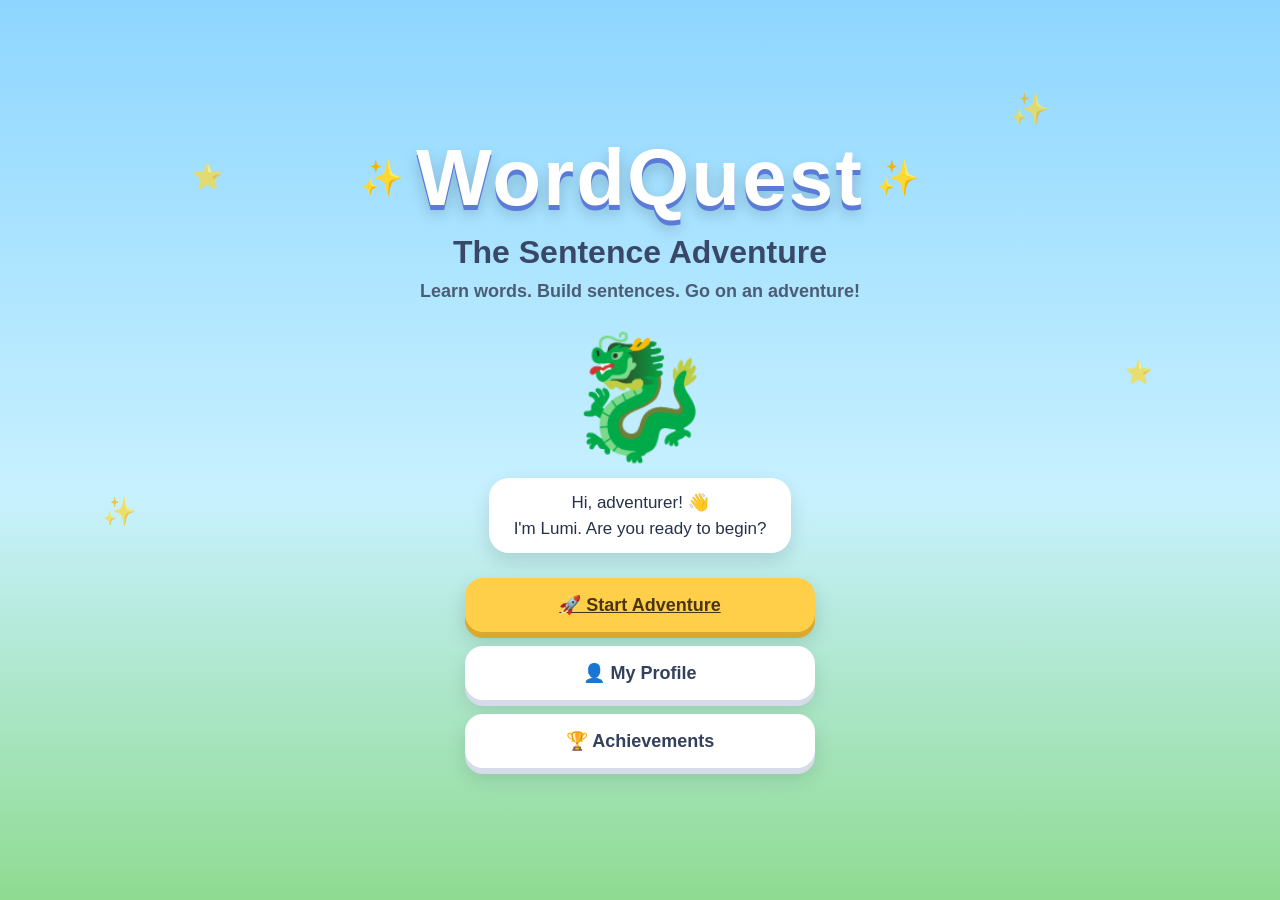
<file: index.html>
<!DOCTYPE html>
<html lang="en">

<head>
    <meta charset="UTF-8">
    <meta name="viewport" content="width=device-width, initial-scale=1.0">

    <title>WordQuest - The Sentence Adventure</title>

    <link rel="stylesheet" href="css/style.css">
</head>

<body>

    <!-- Animated Background -->
    <div class="background-elements" aria-hidden="true">

        <div class="cloud cloud-one">☁️</div>
        <div class="cloud cloud-two">☁️</div>
        <div class="cloud cloud-three">☁️</div>

        <div class="star star-one">⭐</div>
        <div class="star star-two">✨</div>
        <div class="star star-three">⭐</div>
        <div class="star star-four">✨</div>

    </div>


    <!-- Main WordQuest Landing Page -->
    <main class="home">

        <!-- Hero Section -->
        <section class="hero">

            <!-- Game Logo -->
            <div class="logo">

                <span>✨</span>

                <h1>WordQuest</h1>

                <span>✨</span>

            </div>


            <!-- Subtitle -->
            <h2>The Sentence Adventure</h2>


            <!-- Tagline -->
            <p class="tagline">
                Learn words. Build sentences. Go on an adventure!
            </p>


            <!-- Lumi Character -->
            <div class="character">
                🐉
            </div>


            <!-- Character Message -->
            <div class="character-message">

                <p>
                    Hi, adventurer! 👋<br>
                    I'm Lumi. Are you ready to begin?
                </p>

            </div>


            <!-- Main Menu -->
            <div class="menu">

 <a
             href="map.html"
             class="menu-button start-button"
>
    🚀 Start Adventure
</a>

                <button class="menu-button">
                    👤 My Profile
                </button>

                <button class="menu-button">
                    🏆 Achievements
                </button>

            </div>

        </section>

    </main>

</body>

</html>
</file>
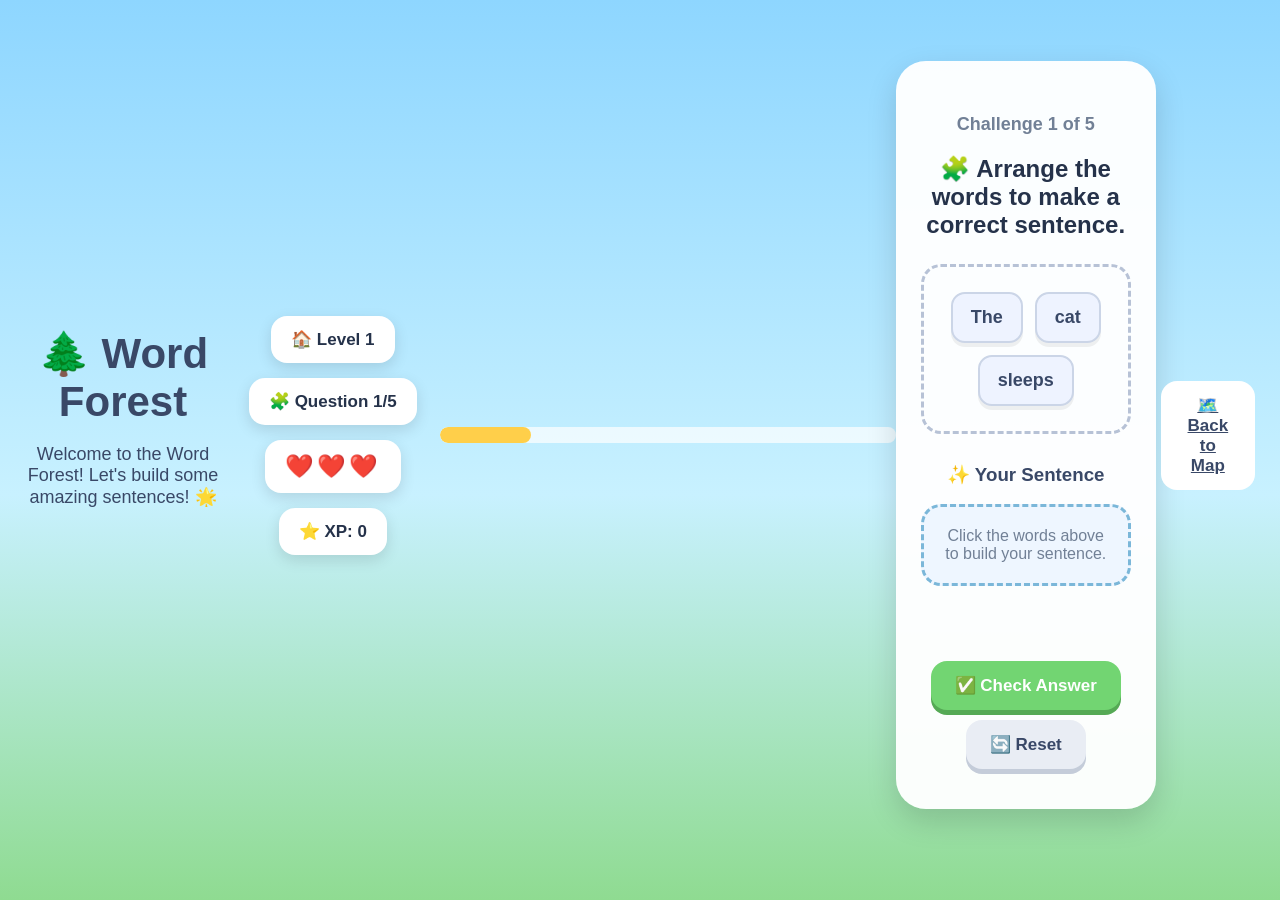
<file: forest.html>
<!DOCTYPE html>
<html lang="en">

<head>
    <meta charset="UTF-8">
    <meta name="viewport" content="width=device-width, initial-scale=1.0">

    <title>WordQuest - Word Forest</title>

    <link rel="stylesheet" href="./css/style.css">

    <style>
        body { margin: 0; font-family: "Trebuchet MS", Arial, sans-serif; }
        .game-page { min-height: 100vh; padding: 30px 20px 60px; text-align: center; }
        .game-header { margin-bottom: 25px; }
        .game-header h1 { font-size: 42px; color: #394867; margin: 10px; }
        .game-header p { font-size: 18px; color: #394867; }
        .game-info { max-width: 850px; margin: 20px auto; display: flex; justify-content: center; gap: 15px; flex-wrap: wrap; }
        .info-box { background: white; padding: 13px 20px; border-radius: 16px; font-weight: bold; font-size: 17px; box-shadow: 0 5px 15px rgba(0,0,0,0.12); }
        .lives { font-size: 23px; letter-spacing: 3px; }
        .progress-container { max-width: 800px; height: 16px; margin: 25px auto; background: rgba(255,255,255,0.7); border-radius: 20px; overflow: hidden; }
        .progress-bar { height: 100%; width: 20%; background: #ffcf4a; border-radius: 20px; transition: width 0.4s ease; }
        .question-card { max-width: 800px; margin: 30px auto; background: rgba(255,255,255,0.96); padding: 35px 25px; border-radius: 30px; box-shadow: 0 12px 30px rgba(0,0,0,0.15); }
        .question-number { font-weight: bold; color: #718096; font-size: 18px; }
        .word-options { margin: 25px 0; padding: 25px; border: 3px dashed #b7c2d6; border-radius: 20px; min-height: 80px; display: flex; justify-content: center; align-items: center; gap: 12px; flex-wrap: wrap; }
        .word-button { background: #eef3ff; border: 2px solid #cbd5e7; border-radius: 14px; padding: 13px 18px; font-size: 18px; font-weight: bold; color: #394867; cursor: pointer; box-shadow: 0 4px 0 rgba(0,0,0,0.06); }
        .word-button:hover { transform: translateY(-3px); }
        .word-button:disabled { opacity: 0.35; cursor: not-allowed; }
        .sentence-area { min-height: 80px; margin: 15px 0 25px; padding: 20px; border: 3px dashed #7bb7d9; border-radius: 20px; display: flex; justify-content: center; align-items: center; gap: 10px; flex-wrap: wrap; }
        .selected-word { background: #ffcf4a; border: none; border-radius: 14px; padding: 12px 17px; font-size: 17px; font-weight: bold; cursor: pointer; box-shadow: 0 4px 0 #d9a82c; }
        .selected-word:hover { transform: translateY(-2px); }
        .hint { color: #718096; }
        .game-button { border: none; border-radius: 16px; padding: 14px 24px; margin: 5px; font-size: 17px; font-weight: bold; cursor: pointer; }
        .check-button { background: #72d572; color: white; }
        .reset-button { background: #e9edf4; color: #394867; }
        .map-button { background: white; color: #394867; }
        .feedback { min-height: 30px; margin: 15px; font-size: 19px; font-weight: bold; }
        .correct { color: #31934f; }
        .wrong { color: #d94a4a; }
        .result-screen { display: none; max-width: 600px; margin: 30px auto; background: white; padding: 40px 25px; border-radius: 30px; box-shadow: 0 12px 30px rgba(0,0,0,0.15); }
        .result-screen.show { display: block; }
        .result-emoji { font-size: 70px; }
        .result-screen h2 { color: #394867; font-size: 32px; }
        @media (max-width: 600px) { .game-header h1 { font-size: 32px; } .question-card { padding: 25px 15px; } .word-button { font-size: 16px; } }
    </style>

</head>

<body>

<main class="game-page">

    <header class="game-header">
        <h1>🌲 Word Forest</h1>
        <p>Welcome to the Word Forest! Let's build some amazing sentences! 🌟</p>
    </header>

    <section class="game-info">
        <div class="info-box">🏠 Level <span id="levelNumber">1</span></div>
        <div class="info-box">🧩 Question <span id="questionNumber">1</span>/5</div>
        <div class="info-box lives" id="lives">❤️❤️❤️</div>
        <div class="info-box">⭐ XP: <span id="xp">0</span></div>
    </section>

    <div class="progress-container"><div class="progress-bar" id="progressBar"></div></div>

    <section class="question-card" id="questionCard">
        <p class="question-number">Challenge <span id="challengeNumber">1</span> of 5</p>
        <h2>🧩 Arrange the words to make a correct sentence.</h2>
        <div class="word-options" id="wordOptions"></div>
        <h3 class="sentence-title">✨ Your Sentence</h3>
        <div class="sentence-area" id="sentenceArea"><span class="hint">Click the words above to build your sentence.</span></div>
        <div class="feedback" id="feedback"></div>
        <button class="game-button check-button" id="checkButton">✅ Check Answer</button>
        <button class="game-button reset-button" id="resetButton">🔄 Reset</button>
    </section>

    <section class="result-screen" id="resultScreen">
        <div class="result-emoji" id="resultEmoji">🎉</div>
        <h2 id="resultTitle">Level Complete!</h2>
        <p id="resultMessage">Great job, adventurer!</p>
        <button class="game-button check-button" id="nextButton">🚀 Continue</button>
    </section>

    <a href="map.html" class="game-button map-button">🗺️ Back to Map</a>

</main>

<script>
document.addEventListener("DOMContentLoaded", function () {
    const questions = [
        { words: ["The","cat","sleeps"], answer: ["The","cat","sleeps"] },
        { words: ["I","like","apples"], answer: ["I","like","apples"] },
        { words: ["The","dog","runs","fast"], answer: ["The","dog","runs","fast"] },
        { words: ["Birds","can","fly","high"], answer: ["Birds","can","fly","high"] },
        { words: ["The","little","boy","plays","outside"], answer: ["The","little","boy","plays","outside"] }
    ];

    let currentQuestion = 0;
    let lives = 3;
    let xp = 0;
    let selectedWords = [];

    // Track level (persisted in localStorage)
    let currentLevel = parseInt(localStorage.getItem("wordQuestCurrentLevel"), 10) || 1;

    const wordOptions = document.getElementById("wordOptions");
    const sentenceArea = document.getElementById("sentenceArea");
    const feedback = document.getElementById("feedback");
    const livesElement = document.getElementById("lives");
    const xpElement = document.getElementById("xp");
    const questionNumber = document.getElementById("questionNumber");
    const challengeNumber = document.getElementById("challengeNumber");
    const progressBar = document.getElementById("progressBar");
    const questionCard = document.getElementById("questionCard");
    const resultScreen = document.getElementById("resultScreen");
    const resultEmoji = document.getElementById("resultEmoji");
    const resultTitle = document.getElementById("resultTitle");
    const resultMessage = document.getElementById("resultMessage");
    const nextButton = document.getElementById("nextButton");
    const levelNumber = document.getElementById("levelNumber");

    // Initialize level display
    levelNumber.textContent = currentLevel;

    function shuffle(array) {
        let result = [...array];
        for (let i = result.length - 1; i > 0; i--) {
            let random = Math.floor(Math.random() * (i + 1));
            [result[i], result[random]] = [result[random], result[i]];
        }
        return result;
    }

    function updateLives() {
        let display = "";
        for (let i = 0; i < 3; i++) {
            display += (i < lives) ? "❤️" : "💔";
        }
        livesElement.textContent = display;
    }

    function loadQuestion() {
        selectedWords = [];
        feedback.textContent = "";
        feedback.className = "feedback";
        questionNumber.textContent = currentQuestion + 1;
        challengeNumber.textContent = currentQuestion + 1;
        progressBar.style.width = ((currentQuestion + 1) / questions.length * 100) + "%";
        sentenceArea.innerHTML = '<span class="hint">Click the words above to build your sentence.</span>';
        wordOptions.innerHTML = "";
        const shuffledWords = shuffle(questions[currentQuestion].words);
        shuffledWords.forEach(function (word) {
            const button = document.createElement("button");
            button.type = "button";
            button.className = "word-button";
            button.textContent = word;
            button.addEventListener("click", function () { chooseWord(word, button); });
            wordOptions.appendChild(button);
        });
    }

    function chooseWord(word, button) {
        selectedWords.push(word);
        button.disabled = true;
        if (selectedWords.length === 1) sentenceArea.innerHTML = "";
        const selectedButton = document.createElement("button");
        selectedButton.type = "button";
        selectedButton.className = "selected-word";
        selectedButton.textContent = word;
        selectedButton.addEventListener("click", function () {
            // remove only the specific instance at its position
            const position = selectedWords.indexOf(word);
            if (position !== -1) selectedWords.splice(position, 1);
            button.disabled = false;
            selectedButton.remove();
            if (selectedWords.length === 0) sentenceArea.innerHTML = '<span class="hint">Click the words above to build your sentence.</span>';
        });
        sentenceArea.appendChild(selectedButton);
    }

    document.getElementById("checkButton").addEventListener("click", function () {
        if (selectedWords.length === 0) {
            feedback.textContent = "👆 Please choose some words first!";
            feedback.className = "feedback wrong";
            return;
        }
        const correct = questions[currentQuestion].answer;
        const correctAnswer = selectedWords.join(" ") === correct.join(" ");
        if (correctAnswer) {
            feedback.textContent = "🎉 Correct! Amazing job!";
            feedback.className = "feedback correct";
            xp += 10;
            xpElement.textContent = xp;
            setTimeout(function () {
                currentQuestion++;
                if (currentQuestion >= questions.length) finishLevel(); else loadQuestion();
            }, 1000);
        } else {
            lives--;
            updateLives();
            feedback.textContent = "❌ Almost! Rearrange the words and try again.";
            feedback.className = "feedback wrong";
            if (lives <= 0) setTimeout(gameOver, 700);
        }
    });

    document.getElementById("resetButton").addEventListener("click", function () { loadQuestion(); });

    function finishLevel() {
        questionCard.style.display = "none";
        resultScreen.classList.add("show");
        resultEmoji.textContent = "🎉";

        if (currentLevel < 20) {
            resultTitle.textContent = "Level " + currentLevel + " Complete!";
            resultMessage.textContent = "Amazing! You completed all 5 challenges! ⭐";
            nextButton.textContent = "🚗 Start Journey to Level " + (currentLevel + 1);
            nextButton.onclick = startCarJourney;
        } else {
            resultTitle.textContent = "🏆 WordQuest Complete!";
            resultMessage.textContent = "You completed all 20 levels! You are a Sentence Master! ⭐";
            nextButton.textContent = "🗺️ Return to Map";
            nextButton.onclick = function () { window.location.href = "map.html"; };
        }
    }

    function startCarJourney() {
        // hide result and show a simple journey animation element
        resultScreen.classList.remove("show");

        const journey = document.createElement("div");
        journey.id = "carJourney";
        journey.innerHTML = `
            <div class="journey-sky">

                <div class="journey-title">
                    🚗 Off we go!
                </div>

                <div class="journey-cloud cloud-a">
                    ☁️
                </div>

                <div class="journey-cloud cloud-b">
                    ☁️
                </div>

                <div class="journey-tree tree-a">
                    🌳
                </div>

                <div class="journey-tree tree-b">
                    🌳
                </div>

                <div class="house-start">
                    🏠
                    <span>Level ${currentLevel}</span>
                </div>

                <div class="road">

                    <div class="road-line"></div>

                </div>

                <div class="car">

                    🚗

                </div>

                <div class="house-next">

                    🏠

                    <span>
                        Level ${currentLevel + 1}
                    </span>

                </div>

                <div class="car-message">
                    🚗💨 Travelling to the next adventure!
                </div>

            </div>
        `;

        document.body.appendChild(journey);

        /* ENGINE SOUND */
        speakCarSound();

        /* Move car (simple class toggle expected to be supported by CSS) */
        setTimeout(function () {
            const car = document.querySelector(".car");
            if (car) car.classList.add("drive");
        }, 800);

        /* After journey ends */
        setTimeout(function () {
            journey.remove();

            // Advance to next level
            currentLevel++;
            currentQuestion = 0;
            lives = 3;

            localStorage.setItem("wordQuestCurrentLevel", currentLevel);

            updateLives();
            levelNumber.textContent = currentLevel;

            questionCard.style.display = "block";
            loadQuestion();

        }, 6000);
    }

    function speakCarSound() {
        if (!window.speechSynthesis) return;
        const engine = new SpeechSynthesisUtterance("Vroom! Vroom! Beep beep! Let's go!");
        engine.rate = 0.9;
        engine.pitch = 0.8;
        window.speechSynthesis.speak(engine);
    }

    function gameOver() {
        questionCard.style.display = "none";
        resultScreen.classList.add("show");
        resultEmoji.textContent = "😢";
        resultTitle.textContent = "Out of Lives!";
        resultMessage.textContent = "Don't worry! Try the level again and you can do it! 💪";
        nextButton.textContent = "🔄 Try Again";
        nextButton.onclick = function () {
            // Reset state and return to the first question
            currentQuestion = 0;
            lives = 3;
            xp = 0;
            xpElement.textContent = xp;
            updateLives();
            resultScreen.classList.remove("show");
            questionCard.style.display = "block";
            loadQuestion();
        };
    }

    // Initialize
    updateLives();
    loadQuestion();
});
</script>

</body>
</html>
</file>
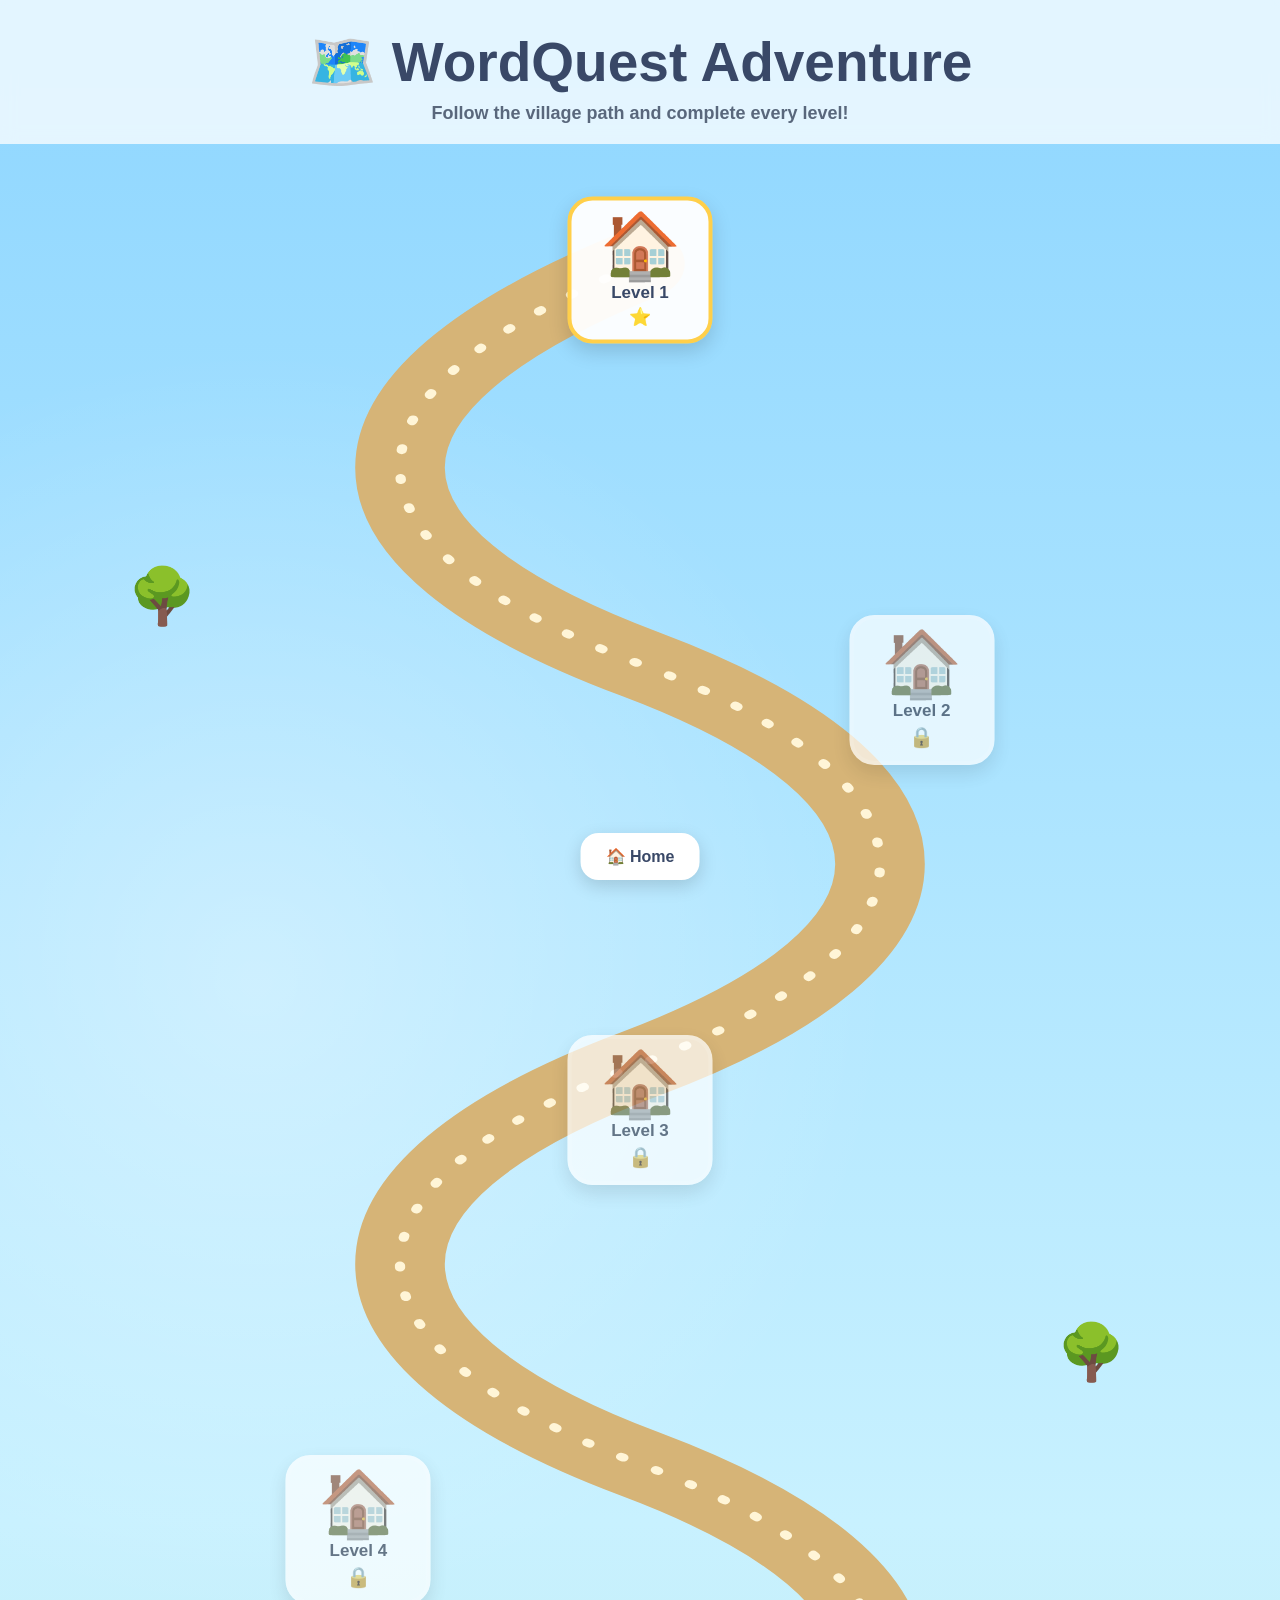
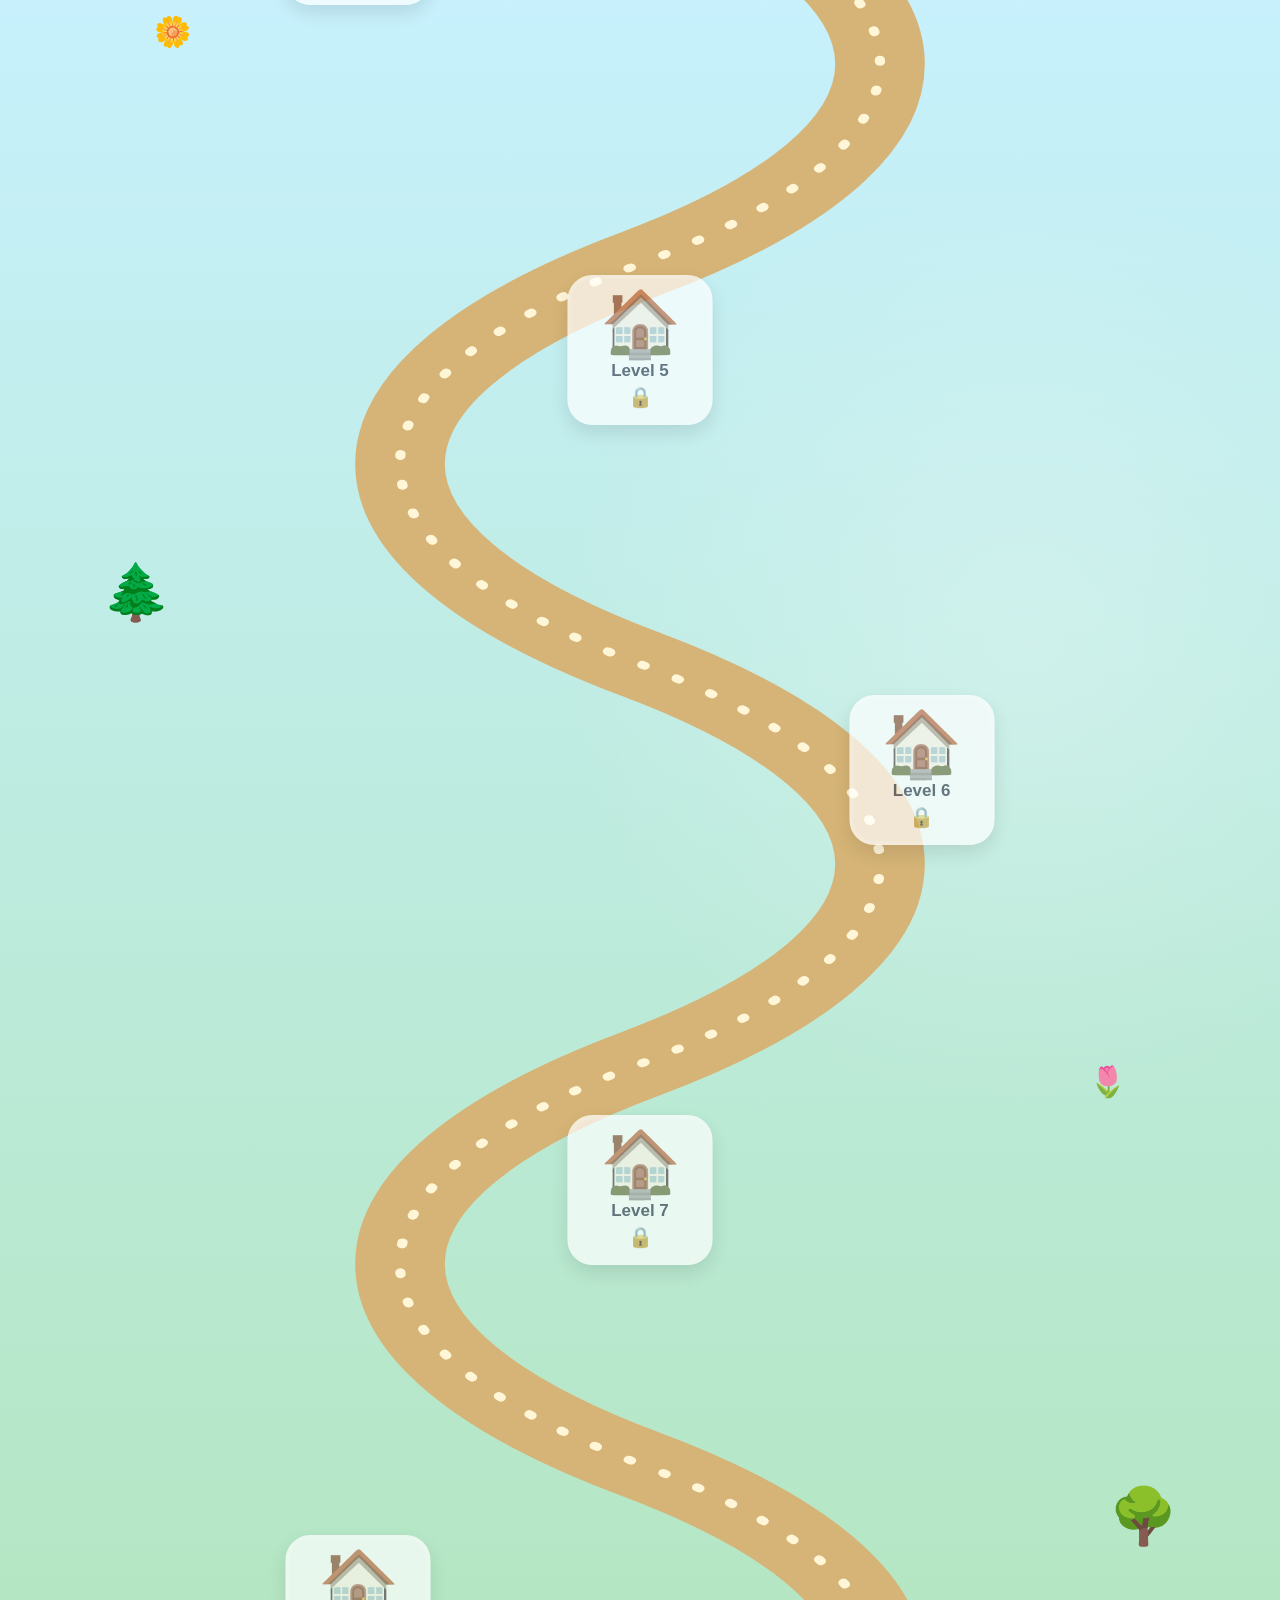
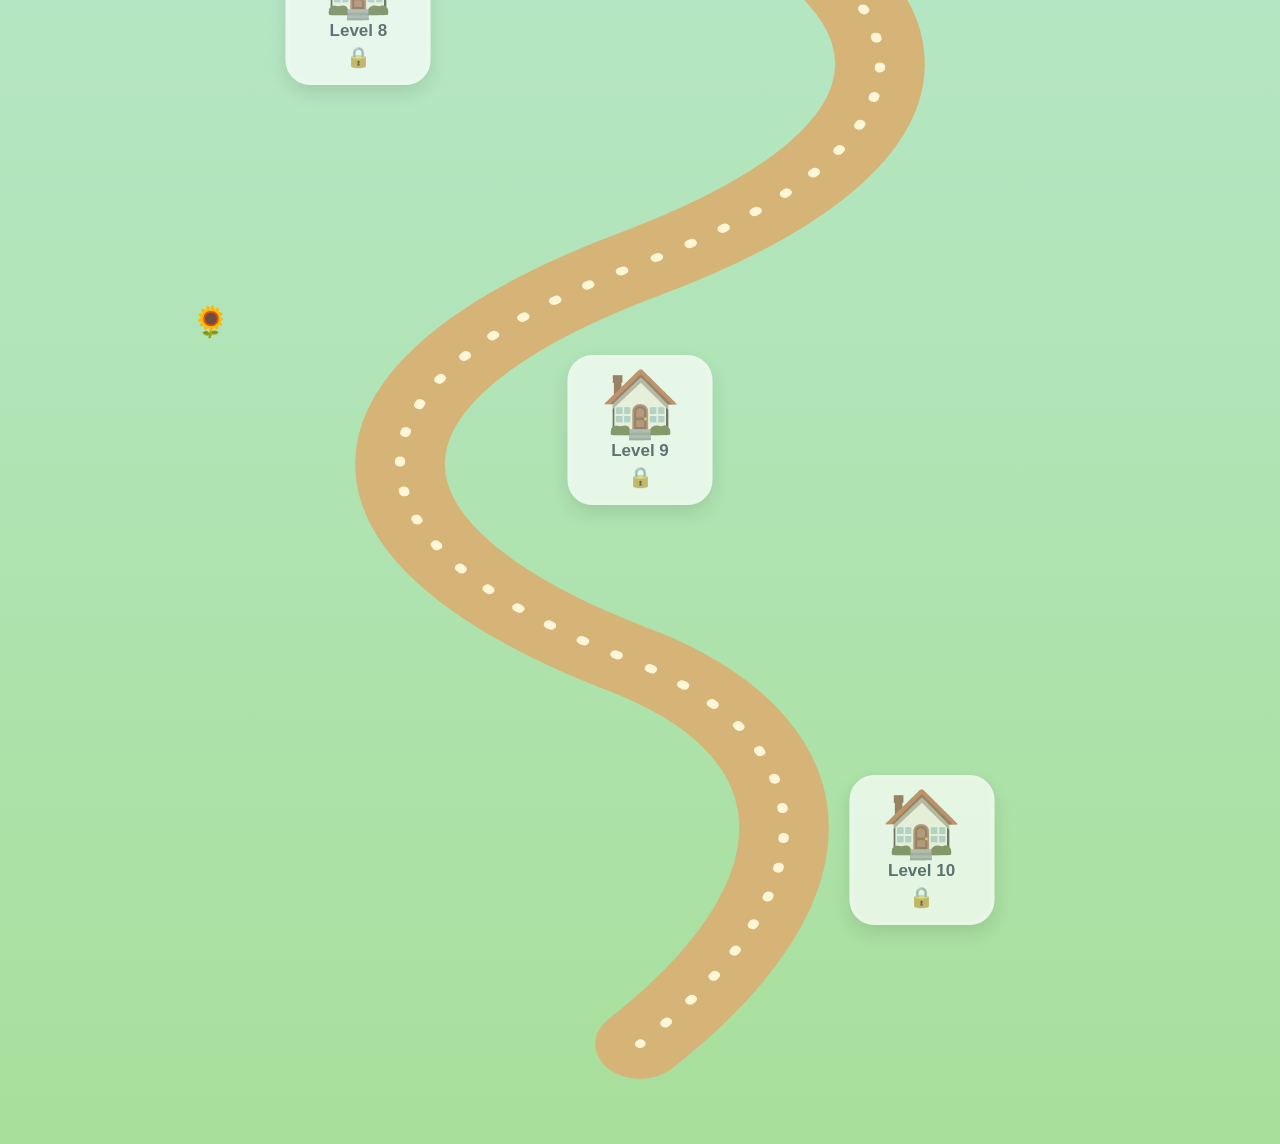
<file: map.html>
<!DOCTYPE html>
<html lang="en">

<head>

    <meta charset="UTF-8">

    <meta
        name="viewport"
        content="width=device-width, initial-scale=1.0"
    >

    <title>WordQuest - Adventure Map</title>

    <link rel="stylesheet" href="./css/style.css">

</head>


<body class="map-body">


    <!-- =========================================
         MAP HEADER
         ========================================= -->

    <header class="map-header">

        <h1>🗺️ WordQuest Adventure</h1>

        <p>
            Follow the village path and complete every level!
        </p>

    </header>


    <!-- =========================================
         ADVENTURE MAP
         ========================================= -->

    <main class="adventure-map">


        <!-- Decorative environment -->

        <div class="map-cloud cloud-a">☁️</div>
        <div class="map-cloud cloud-b">☁️</div>

        <div class="map-tree tree-a">🌳</div>
        <div class="map-tree tree-b">🌳</div>
        <div class="map-tree tree-c">🌲</div>
        <div class="map-tree tree-d">🌳</div>

        <div class="map-flower flower-a">🌼</div>
        <div class="map-flower flower-b">🌷</div>
        <div class="map-flower flower-c">🌻</div>


        <!-- =====================================
             WINDING VILLAGE ROAD
             ===================================== -->

        <svg
            class="village-road"
            viewBox="0 0 1000 4200"
            preserveAspectRatio="none"
            aria-hidden="true"
        >

            <!-- Road -->
            <path
                class="road-base"
                d="
                M 500 120

                C 250 250,
                  250 400,
                  500 520

                C 750 640,
                  750 800,
                  500 920

                C 250 1040,
                  250 1200,
                  500 1320

                C 750 1440,
                  750 1600,
                  500 1720

                C 250 1840,
                  250 2000,
                  500 2120

                C 750 2240,
                  750 2400,
                  500 2520

                C 250 2640,
                  250 2800,
                  500 2920

                C 750 3040,
                  750 3200,
                  500 3320

                C 250 3440,
                  250 3600,
                  500 3720

                C 650 3800,
                  650 3950,
                  500 4100
                "
            />

            <!-- Dotted centre -->
            <path
                class="road-dots"
                d="
                M 500 120

                C 250 250,
                  250 400,
                  500 520

                C 750 640,
                  750 800,
                  500 920

                C 250 1040,
                  250 1200,
                  500 1320

                C 750 1440,
                  750 1600,
                  500 1720

                C 250 1840,
                  250 2000,
                  500 2120

                C 750 2240,
                  750 2400,
                  500 2520

                C 250 2640,
                  250 2800,
                  500 2920

                C 750 3040,
                  750 3200,
                  500 3320

                C 250 3440,
                  250 3600,
                  500 3720

                C 650 3800,
                  650 3950,
                  500 4100
                "
            />

        </svg>


        <!-- =====================================
             LEVEL HOUSES
             ===================================== -->


        <a
            href="forest.html"
            class="level-house level-1 unlocked"
        >

            <div class="house-icon">
                🏠
            </div>

            <div class="level-number">
                Level 1
            </div>

            <div class="level-stars">
                ⭐
            </div>

        </a>


        <div class="level-house level-2 locked">

            <div class="house-icon">
                🏠
            </div>

            <div class="level-number">
                Level 2
            </div>

            <div class="lock">
                🔒
            </div>

        </div>


        <div class="level-house level-3 locked">

            <div class="house-icon">
                🏠
            </div>

            <div class="level-number">
                Level 3
            </div>

            <div class="lock">
                🔒
            </div>

        </div>


        <div class="level-house level-4 locked">

            <div class="house-icon">
                🏠
            </div>

            <div class="level-number">
                Level 4
            </div>

            <div class="lock">
                🔒
            </div>

        </div>


        <div class="level-house level-5 locked">

            <div class="house-icon">
                🏠
            </div>

            <div class="level-number">
                Level 5
            </div>

            <div class="lock">
                🔒
            </div>

        </div>


        <div class="level-house level-6 locked">

            <div class="house-icon">
                🏠
            </div>

            <div class="level-number">
                Level 6
            </div>

            <div class="lock">
                🔒
            </div>

        </div>


        <div class="level-house level-7 locked">

            <div class="house-icon">
                🏠
            </div>

            <div class="level-number">
                Level 7
            </div>

            <div class="lock">
                🔒
            </div>

        </div>


        <div class="level-house level-8 locked">

            <div class="house-icon">
                🏠
            </div>

            <div class="level-number">
                Level 8
            </div>

            <div class="lock">
                🔒
            </div>

        </div>


        <div class="level-house level-9 locked">

            <div class="house-icon">
                🏠
            </div>

            <div class="level-number">
                Level 9
            </div>

            <div class="lock">
                🔒
            </div>

        </div>


        <div class="level-house level-10 locked">

            <div class="house-icon">
                🏠
            </div>

            <div class="level-number">
                Level 10
            </div>

            <div class="lock">
                🔒
            </div>

        </div>


        <div class="level-house level-11 locked">

            <div class="house-icon">
                🏠
            </div>

            <div class="level-number">
                Level 11
            </div>

            <div class="lock">
                🔒
            </div>

        </div>


        <div class="level-house level-12 locked">

            <div class="house-icon">
                🏠
            </div>

            <div class="level-number">
                Level 12
            </div>

            <div class="lock">
                🔒
            </div>

        </div>


        <div class="level-house level-13 locked">

            <div class="house-icon">
                🏠
            </div>

            <div class="level-number">
                Level 13
            </div>

            <div class="lock">
                🔒
            </div>

        </div>


        <div class="level-house level-14 locked">

            <div class="house-icon">
                🏠
            </div>

            <div class="level-number">
                Level 14
            </div>

            <div class="lock">
                🔒
            </div>

        </div>


        <div class="level-house level-15 locked">

            <div class="house-icon">
                🏠
            </div>

            <div class="level-number">
                Level 15
            </div>

            <div class="lock">
                🔒
            </div>

        </div>


        <div class="level-house level-16 locked">

            <div class="house-icon">
                🏠
            </div>

            <div class="level-number">
                Level 16
            </div>

            <div class="lock">
                🔒
            </div>

        </div>


        <div class="level-house level-17 locked">

            <div class="house-icon">
                🏠
            </div>

            <div class="level-number">
                Level 17
            </div>

            <div class="lock">
                🔒
            </div>

        </div>


        <div class="level-house level-18 locked">

            <div class="house-icon">
                🏠
            </div>

            <div class="level-number">
                Level 18
            </div>

            <div class="lock">
                🔒
            </div>

        </div>


        <div class="level-house level-19 locked">

            <div class="house-icon">
                🏠
            </div>

            <div class="level-number">
                Level 19
            </div>

            <div class="lock">
                🔒
            </div>

        </div>


        <div class="level-house level-20 locked final-level">

            <div class="house-icon">
                🏰
            </div>

            <div class="level-number">
                Level 20
            </div>

            <div class="lock">
                🔒
            </div>

        </div>


    </main>


    <!-- =========================================
         BOTTOM NAVIGATION
         ========================================= -->

    <div class="map-navigation">

        <a href="index.html">
            🏠 Home
        </a>

    </div>


</body>

</html>
</file>
<file: css/style.css>
/* =========================================
   WORDQUEST - MAIN STYLES
   ========================================= */

* {
    box-sizing: border-box;
}

html,
body {
    margin: 0;
    padding: 0;
    width: 100%;
    min-height: 100%;
}

body {
    font-family: "Trebuchet MS", Arial, sans-serif;

    background: linear-gradient(
        180deg,
        #8ed6ff 0%,
        #c8f1ff 55%,
        #8fdb91 100%
    );

    min-height: 100vh;
    color: #25324a;
}


/* =========================================
   ANIMATED BACKGROUND
   ========================================= */

.background-elements {
    position: fixed;
    top: 0;
    left: 0;
    width: 100%;
    height: 100%;

    overflow: hidden;
    pointer-events: none;

    z-index: 0;
}


/* ---------- Clouds ---------- */

.cloud {
    position: absolute;
    font-size: 70px;
    opacity: 0.75;

    animation: moveCloud 25s linear infinite;
}

.cloud-one {
    top: 12%;
    left: -120px;
}

.cloud-two {
    top: 28%;
    left: -250px;

    font-size: 50px;

    animation-duration: 35s;
    animation-delay: 5s;
}

.cloud-three {
    top: 7%;
    left: -300px;

    font-size: 90px;

    animation-duration: 45s;
    animation-delay: 10s;
}


@keyframes moveCloud {

    from {
        transform: translateX(-150px);
    }

    to {
        transform: translateX(calc(100vw + 300px));
    }
}


/* =========================================
   STARS
   ========================================= */

.star {
    position: absolute;

    opacity: 0.7;

    animation: twinkle 2s ease-in-out infinite;
}

.star-one {
    top: 18%;
    left: 15%;
    font-size: 25px;
}

.star-two {
    top: 10%;
    right: 18%;
    font-size: 32px;

    animation-delay: 0.5s;
}

.star-three {
    top: 40%;
    right: 10%;
    font-size: 22px;

    animation-delay: 1s;
}

.star-four {
    top: 55%;
    left: 8%;
    font-size: 28px;

    animation-delay: 1.5s;
}


@keyframes twinkle {

    0%,
    100% {
        opacity: 0.3;
        transform: scale(0.8);
    }

    50% {
        opacity: 1;
        transform: scale(1.2);
    }
}


/* =========================================
   MAIN HOME SCREEN
   ========================================= */

.home {
    position: relative;

    z-index: 2;

    min-height: 100vh;

    display: flex;

    justify-content: center;
    align-items: center;

    padding: 40px 20px;
}


/* =========================================
   HERO
   ========================================= */

.hero {
    width: 100%;
    max-width: 650px;

    text-align: center;
}


/* =========================================
   LOGO
   ========================================= */

.logo {
    display: flex;

    justify-content: center;
    align-items: center;

    gap: 12px;
}

.logo h1 {
    margin: 0;

    font-size: clamp(48px, 8vw, 80px);

    font-weight: 900;

    letter-spacing: 2px;

    color: #ffffff;

    text-shadow:
        0 5px 0 #5a7bd8,
        0 8px 15px rgba(0, 0, 0, 0.2);
}

.logo span {
    font-size: 35px;
}


/* =========================================
   SUBTITLE
   ========================================= */

.hero h2 {
    margin: 10px 0;

    font-size: clamp(22px, 4vw, 32px);

    color: #394867;
}

.tagline {
    margin-top: 10px;

    font-size: 18px;

    font-weight: bold;

    color: #4c5d73;
}


/* =========================================
   LUMI CHARACTER
   ========================================= */

.character {
    font-size: 120px;

    margin: 25px 0 10px;

    animation: floatCharacter 2.5s ease-in-out infinite;
}


@keyframes floatCharacter {

    0% {
        transform: translateY(0);
    }

    50% {
        transform: translateY(-15px);
    }

    100% {
        transform: translateY(0);
    }
}


/* =========================================
   CHARACTER MESSAGE
   ========================================= */

.character-message {
    display: inline-block;

    background: #ffffff;

    padding: 12px 25px;

    border-radius: 20px;

    box-shadow:
        0 8px 20px rgba(0, 0, 0, 0.12);

    margin-bottom: 25px;
}

.character-message p {
    margin: 0;

    font-size: 17px;

    line-height: 1.5;
}


/* =========================================
   MENU
   ========================================= */

.menu {
    display: flex;

    flex-direction: column;

    align-items: center;

    gap: 14px;
}


/* =========================================
   BUTTONS
   ========================================= */

.menu-button {
    width: min(90%, 350px);

    padding: 16px 24px;

    border: none;

    border-radius: 18px;

    background: #ffffff;

    color: #34405c;

    font-size: 18px;

    font-weight: bold;

    cursor: pointer;

    box-shadow:
        0 6px 0 #d5dbe8,
        0 10px 20px rgba(0, 0, 0, 0.12);

    transition:
        transform 0.2s ease,
        box-shadow 0.2s ease;
}


.menu-button:hover {

    transform: translateY(-4px);

    box-shadow:
        0 10px 0 #d5dbe8,
        0 15px 25px rgba(0, 0, 0, 0.15);
}


.menu-button:active {

    transform: translateY(2px);

    box-shadow:
        0 3px 0 #d5dbe8,
        0 6px 12px rgba(0, 0, 0, 0.12);
}


/* =========================================
   START BUTTON
   ========================================= */

.start-button {

    background: #ffcf4a;

    color: #4a3510;

    box-shadow:
        0 6px 0 #d9a82c,
        0 10px 20px rgba(0, 0, 0, 0.15);
}


/* =========================================
   MOBILE
   ========================================= */

@media (max-width: 600px) {

    .home {
        padding: 25px 15px;
    }

    .character {
        font-size: 90px;
    }

    .tagline {
        font-size: 16px;
    }

    .menu-button {
        font-size: 16px;
    }
}

/* =========================================
   GAME STATS
   ========================================= */

.game-stats {

    display: flex;

    justify-content: center;

    gap: 20px;

    margin: 20px 0;

    flex-wrap: wrap;

}


.stat {

    background: #ffffff;

    padding: 10px 18px;

    border-radius: 15px;

    font-size: 18px;

    font-weight: bold;

    box-shadow:
        0 4px 10px rgba(0, 0, 0, 0.1);

}


/* =========================================
   PROGRESS BAR
   ========================================= */

.progress-container {

    width: 100%;

    height: 18px;

    background: #e1e6ef;

    border-radius: 20px;

    overflow: hidden;

    margin: 15px 0;

}


.progress-bar {

    height: 100%;

    width: 0%;

    background: #76d275;

    border-radius: 20px;

    transition: width 0.5s ease;

}
/* =========================================
   WORDQUEST GAME PAGE
   ========================================= */

.game-page {
    min-height: 100vh;
    width: 100%;
    display: flex;
    justify-content: center;
    align-items: center;
    padding: 40px 20px;
}

.game-container {
    width: 100%;
    max-width: 800px;
    text-align: center;

    background: rgba(255, 255, 255, 0.92);

    padding: 35px;

    border-radius: 30px;

    box-shadow:
        0 15px 40px rgba(0, 0, 0, 0.18);
}


/* =========================================
   GAME TITLE
   ========================================= */

.game-title {
    margin: 0;

    font-size: clamp(40px, 7vw, 65px);

    color: #4c6fd7;

    text-shadow:
        0 3px 0 #dce5ff;
}


.level-text {
    font-size: 18px;

    font-weight: bold;

    color: #65748b;
}


/* =========================================
   GAME STATS
   ========================================= */

.game-stats {
    display: flex;

    justify-content: center;

    align-items: center;

    gap: 20px;

    margin: 25px 0;

    flex-wrap: wrap;
}


.stat {
    background: white;

    padding: 12px 22px;

    border-radius: 18px;

    font-size: 19px;

    font-weight: bold;

    box-shadow:
        0 5px 15px rgba(0, 0, 0, 0.12);
}


/* =========================================
   PROGRESS BAR
   ========================================= */

.progress-container {
    width: 100%;

    height: 18px;

    background: #e1e6ef;

    border-radius: 20px;

    overflow: hidden;

    margin: 20px 0;
}


.progress-bar {
    height: 100%;

    width: 0%;

    background: #76d275;

    border-radius: 20px;

    transition: width 0.5s ease;
}


/* =========================================
   LUMI
   ========================================= */

.game-character {
    font-size: 100px;

    margin: 20px 0;

    animation: floatCharacter 2.5s ease-in-out infinite;
}


/* =========================================
   LUMI MESSAGE
   ========================================= */

.game-message {
    display: inline-block;

    background: white;

    padding: 15px 25px;

    border-radius: 20px;

    box-shadow:
        0 7px 18px rgba(0, 0, 0, 0.1);
}


.game-message p {
    margin: 5px;

    font-size: 18px;

    font-weight: bold;
}


/* =========================================
   INSTRUCTION
   ========================================= */

.instruction {
    margin-top: 30px;

    color: #394867;

    font-size: 24px;
}


/* =========================================
   WORD BUTTONS
   ========================================= */

.word-bank {
    display: flex;

    justify-content: center;

    align-items: center;

    flex-wrap: wrap;

    gap: 15px;

    margin: 25px 0;
}


.word-card {
    padding: 15px 28px;

    border: none;

    border-radius: 16px;

    background: #ffffff;

    color: #34405c;

    font-family: "Trebuchet MS", Arial, sans-serif;

    font-size: 20px;

    font-weight: bold;

    cursor: pointer;

    box-shadow:
        0 6px 0 #cfd6e4,
        0 8px 15px rgba(0, 0, 0, 0.1);

    transition:
        transform 0.2s ease,
        box-shadow 0.2s ease;
}


.word-card:hover {
    transform: translateY(-5px);

    box-shadow:
        0 10px 0 #cfd6e4,
        0 14px 20px rgba(0, 0, 0, 0.12);
}


.word-card:active {
    transform: translateY(2px);

    box-shadow:
        0 3px 0 #cfd6e4;
}


.word-card:disabled {
    opacity: 0.35;

    cursor: default;

    transform: none;
}


/* =========================================
   SENTENCE AREA
   ========================================= */

.sentence-title {
    color: #394867;

    margin-top: 30px;
}


.sentence-area {
    min-height: 80px;

    padding: 18px;

    background: #eef6ff;

    border: 3px dashed #9db8e8;

    border-radius: 20px;

    display: flex;

    justify-content: center;

    align-items: center;

    flex-wrap: wrap;

    gap: 10px;
}


.sentence-placeholder {
    color: #8995a7;

    font-style: italic;

    font-size: 17px;
}


.selected-word {
    background: #ffcf4a;

    padding: 10px 16px;

    border-radius: 12px;

    font-size: 18px;

    font-weight: bold;

    box-shadow:
        0 4px 0 #d9a82c;
}


/* =========================================
   GAME BUTTONS
   ========================================= */

.game-buttons {
    margin-top: 25px;

    display: flex;

    justify-content: center;

    align-items: center;

    gap: 15px;

    flex-wrap: wrap;
}


.game-button {
    border: none;

    border-radius: 16px;

    padding: 14px 25px;

    font-family: "Trebuchet MS", Arial, sans-serif;

    font-size: 17px;

    font-weight: bold;

    cursor: pointer;

    transition: transform 0.2s ease;
}


.game-button:hover {
    transform: translateY(-3px);
}


.check-button {
    background: #76d275;

    color: #214d20;

    box-shadow:
        0 5px 0 #55a955;
}


.reset-button {
    background: #e8edf5;

    color: #34405c;

    box-shadow:
        0 5px 0 #c4ccd9;
}


/* =========================================
   RESULT
   ========================================= */

.result {
    min-height: 70px;

    margin-top: 25px;

    font-size: 20px;

    font-weight: bold;

    line-height: 1.6;
}


.result.success {
    background: #e3f8df;

    padding: 15px;

    border-radius: 18px;

    color: #28752b;

    animation: successPop 0.5s ease;
}


.result.try-again {
    background: #fff4d8;

    padding: 15px;

    border-radius: 18px;

    color: #8a6418;
}


@keyframes successPop {

    0% {
        transform: scale(0.8);

        opacity: 0;
    }

    70% {
        transform: scale(1.05);
    }

    100% {
        transform: scale(1);

        opacity: 1;
    }
}


/* =========================================
   NAVIGATION
   ========================================= */

.navigation {
    margin-top: 30px;

    display: flex;

    justify-content: center;

    align-items: center;

    gap: 25px;

    flex-wrap: wrap;
}


.navigation-link {
    text-decoration: none;

    font-weight: bold;

    font-size: 17px;

    color: #4c6fd7;
}


.navigation-link:hover {
    text-decoration: underline;
}


/* =========================================
   MOBILE
   ========================================= */

@media (max-width: 600px) {

    .game-container {
        padding: 25px 15px;
    }

    .game-character {
        font-size: 80px;
    }

    .instruction {
        font-size: 20px;
    }

    .word-card {
        font-size: 17px;

        padding: 12px 20px;
    }

    .stat {
        font-size: 16px;

        padding: 10px 15px;
    }
}
/* =========================================
   WORDQUEST ADVENTURE MAP
   ========================================= */

.map-body {
    margin: 0;
    padding: 0;

    min-height: 100vh;

    background:
        linear-gradient(
            180deg,
            #8ed6ff 0%,
            #c8f1ff 35%,
            #a8df9b 100%
        );

    font-family:
        "Trebuchet MS",
        Arial,
        sans-serif;

    overflow-x: hidden;
}


/* =========================================
   MAP HEADER
   ========================================= */

.map-header {
    position: relative;

    z-index: 20;

    text-align: center;

    padding: 30px 20px 20px;

    background: rgba(255, 255, 255, 0.75);

    backdrop-filter: blur(8px);
}


.map-header h1 {
    margin: 0;

    font-size: clamp(32px, 6vw, 55px);

    color: #394867;
}


.map-header p {
    margin: 8px 0 0;

    font-size: 18px;

    font-weight: bold;

    color: #59677c;
}


/* =========================================
   BIG MAP
   ========================================= */

.adventure-map {
    position: relative;

    width: 100%;

    height: 4200px;

    overflow: hidden;

    background:
        radial-gradient(
            circle at 20% 20%,
            rgba(255,255,255,0.35),
            transparent 18%
        ),
        radial-gradient(
            circle at 80% 50%,
            rgba(255,255,255,0.25),
            transparent 20%
        );
}


/* =========================================
   VILLAGE ROAD
   ========================================= */

.village-road {
    position: absolute;

    top: 0;
    left: 0;

    width: 100%;
    height: 100%;

    z-index: 2;

    pointer-events: none;
}


.road-base {
    fill: none;

    stroke: #d6b477;

    stroke-width: 70;

    stroke-linecap: round;

    stroke-linejoin: round;
}


.road-dots {
    fill: none;

    stroke: #fff5d7;

    stroke-width: 8;

    stroke-linecap: round;

    stroke-dasharray: 2 28;
}


/* =========================================
   LEVEL HOUSES
   ========================================= */

.level-house {
    position: absolute;

    z-index: 10;

    width: 145px;

    min-height: 135px;

    padding: 12px;

    text-align: center;

    text-decoration: none;

    background: rgba(255,255,255,0.95);

    border-radius: 25px;

    border: 4px solid #ffffff;

    box-shadow:
        0 8px 20px rgba(0,0,0,0.15);

    transform: translate(-50%, -50%);

    transition:
        transform 0.25s ease,
        box-shadow 0.25s ease;
}


.level-house:hover {
    transform:
        translate(-50%, -50%)
        scale(1.08);
}


.house-icon {
    font-size: 65px;

    line-height: 1;
}


.level-number {
    margin-top: 5px;

    font-size: 17px;

    font-weight: 900;

    color: #394867;
}


.level-stars {
    margin-top: 3px;

    font-size: 18px;
}


/* =========================================
   UNLOCKED LEVEL
   ========================================= */

.level-house.unlocked {
    border-color: #ffcf4a;

    animation:
        levelGlow 2s ease-in-out infinite;
}


@keyframes levelGlow {

    0%,
    100% {
        box-shadow:
            0 8px 20px rgba(0,0,0,0.15);
    }

    50% {
        box-shadow:
            0 8px 30px rgba(255,207,74,0.8);
    }

}


/* =========================================
   LOCKED LEVEL
   ========================================= */

.level-house.locked {
    filter: grayscale(0.4);

    opacity: 0.72;

    cursor: not-allowed;
}


.lock {
    font-size: 20px;

    margin-top: 4px;
}


/* =========================================
   LEVEL POSITIONS
   ========================================= */

.level-1 {
    top: 3%;
    left: 50%;
}


.level-2 {
    top: 13%;
    left: 72%;
}


.level-3 {
    top: 23%;
    left: 50%;
}


.level-4 {
    top: 33%;
    left: 28%;
}


.level-5 {
    top: 43%;
    left: 50%;
}


.level-6 {
    top: 53%;
    left: 72%;
}


.level-7 {
    top: 63%;
    left: 50%;
}


.level-8 {
    top: 73%;
    left: 28%;
}


.level-9 {
    top: 83%;
    left: 50%;
}


.level-10 {
    top: 93%;
    left: 72%;
}


/*
   The next 10 levels continue below.
*/

.level-11 {
    top: 102%;
    left: 50%;
}


.level-12 {
    top: 111%;
    left: 28%;
}


.level-13 {
    top: 120%;
    left: 50%;
}


.level-14 {
    top: 129%;
    left: 72%;
}


.level-15 {
    top: 138%;
    left: 50%;
}


.level-16 {
    top: 147%;
    left: 28%;
}


.level-17 {
    top: 156%;
    left: 50%;
}


.level-18 {
    top: 165%;
    left: 72%;
}


.level-19 {
    top: 174%;
    left: 50%;
}


.level-20 {
    top: 183%;
    left: 28%;
}


.final-level .house-icon {
    font-size: 70px;
}


/* =========================================
   DECORATIONS
   ========================================= */

.map-cloud,
.map-tree,
.map-flower {
    position: absolute;

    z-index: 4;

    pointer-events: none;
}


.map-cloud {
    font-size: 65px;

    opacity: 0.75;
}


.cloud-a {
    top: 3%;

    left: 8%;
}


.cloud-b {
    top: 16%;

    right: 8%;
}


.map-tree {
    font-size: 55px;
}


.tree-a {
    top: 10%;

    left: 8%;
}


.tree-b {
    top: 28%;

    right: 8%;
}


.tree-c {
    top: 48%;

    left: 8%;
}


.tree-d {
    top: 70%;

    right: 8%;
}


.map-flower {
    font-size: 30px;
}


.flower-a {
    top: 35%;

    left: 12%;
}


.flower-b {
    top: 60%;

    right: 12%;
}


.flower-c {
    top: 80%;

    left: 15%;
}


/* =========================================
   MAP NAVIGATION
   ========================================= */

.map-navigation {
    position: fixed;

    z-index: 50;

    bottom: 20px;

    left: 50%;

    transform: translateX(-50%);
}


.map-navigation a {
    display: block;

    padding: 14px 25px;

    background: white;

    border-radius: 18px;

    color: #394867;

    font-weight: bold;

    text-decoration: none;

    box-shadow:
        0 6px 18px rgba(0,0,0,0.15);
}


/* =========================================
   MOBILE
   ========================================= */

@media (max-width: 600px) {

    .level-house {
        width: 120px;

        min-height: 115px;
    }

    .house-icon {
        font-size: 52px;
    }

    .level-number {
        font-size: 14px;
    }

    .adventure-map {
        height: 4200px;
    }

}
/* =========================================
   CAR JOURNEY BETWEEN LEVELS
   ========================================= */

#carJourney {

    position: fixed;

    inset: 0;

    z-index: 9999;

    overflow: hidden;

}


.journey-sky {

    position: relative;

    width: 100%;

    height: 100%;

    background: linear-gradient(
        180deg,
        #83d8ff 0%,
        #c9f3ff 55%,
        #82ce70 56%,
        #6fbd5e 100%
    );

}


/* TITLE */

.journey-title {

    position: absolute;

    top: 35px;

    left: 50%;

    transform: translateX(-50%);

    background: white;

    padding: 14px 25px;

    border-radius: 20px;

    font-size: 22px;

    font-weight: bold;

    color: #394867;

    box-shadow:
        0 8px 20px rgba(0,0,0,0.15);

    z-index: 20;

}


/* CLOUDS */

.journey-cloud {

    position: absolute;

    font-size: 70px;

    animation: journeyCloud 20s linear infinite;

}

.cloud-a {

    top: 100px;

    left: -150px;

}

.cloud-b {

    top: 180px;

    left: -250px;

    animation-duration: 28s;

}


@keyframes journeyCloud {

    from {
        transform: translateX(-200px);
    }

    to {
        transform: translateX(120vw);
    }

}


/* TREES */

.journey-tree {

    position: absolute;

    bottom: 48%;

    font-size: 90px;

}

.tree-a {

    left: 10%;

}

.tree-b {

    right: 12%;

}


/* ROAD */

.road {

    position: absolute;

    left: 0;

    bottom: 20%;

    width: 100%;

    height: 150px;

    background: #a88963;

    transform: rotate(-3deg);

    border-top:
        8px solid #8e7354;

    border-bottom:
        8px solid #8e7354;

}


/* DOTTED ROAD LINE */

.road-line {

    position: absolute;

    top: 50%;

    left: 0;

    width: 100%;

    border-top:
        8px dashed #fff3b0;

}


/* START HOUSE */

.house-start {

    position: absolute;

    left: 8%;

    bottom: 34%;

    font-size: 70px;

    text-align: center;

    z-index: 5;

}

.house-start span,
.house-next span {

    display: block;

    font-size: 16px;

    background: white;

    padding: 5px 10px;

    border-radius: 10px;

    font-weight: bold;

}


/* NEXT HOUSE */

.house-next {

    position: absolute;

    right: 8%;

    bottom: 34%;

    font-size: 70px;

    text-align: center;

    z-index: 5;

}


/* CAR */

.car {
    position: absolute;
    left: 10%;
    bottom: 23%;
    font-size: 65px;
    z-index: 10;
    transition:
        left 5s ease-in-out,
        bottom 5s ease-in-out,
        transform 0.5s ease-in-out;
    /* default orientation (not flipped) – adjust if your icon is initially flipped */
    transform: scaleX(1);
}

.car.drive {
    left: 82%;
    bottom: 29%;
    /* flip horizontally so the car faces forward while moving right */
    transform: scaleX(-1);
}
/* MESSAGE */

.car-message {

    position: absolute;

    bottom: 7%;

    left: 50%;

    transform: translateX(-50%);

    background: white;

    padding: 15px 25px;

    border-radius: 20px;

    font-weight: bold;

    color: #394867;

    box-shadow:
        0 8px 20px rgba(0,0,0,0.15);

}


/* MOBILE */

@media (max-width: 600px) {

    .journey-title {

        font-size: 18px;

    }

    .house-start,
    .house-next {

        font-size: 50px;

    }

    .car {

        font-size: 50px;

    }

}
</file>
